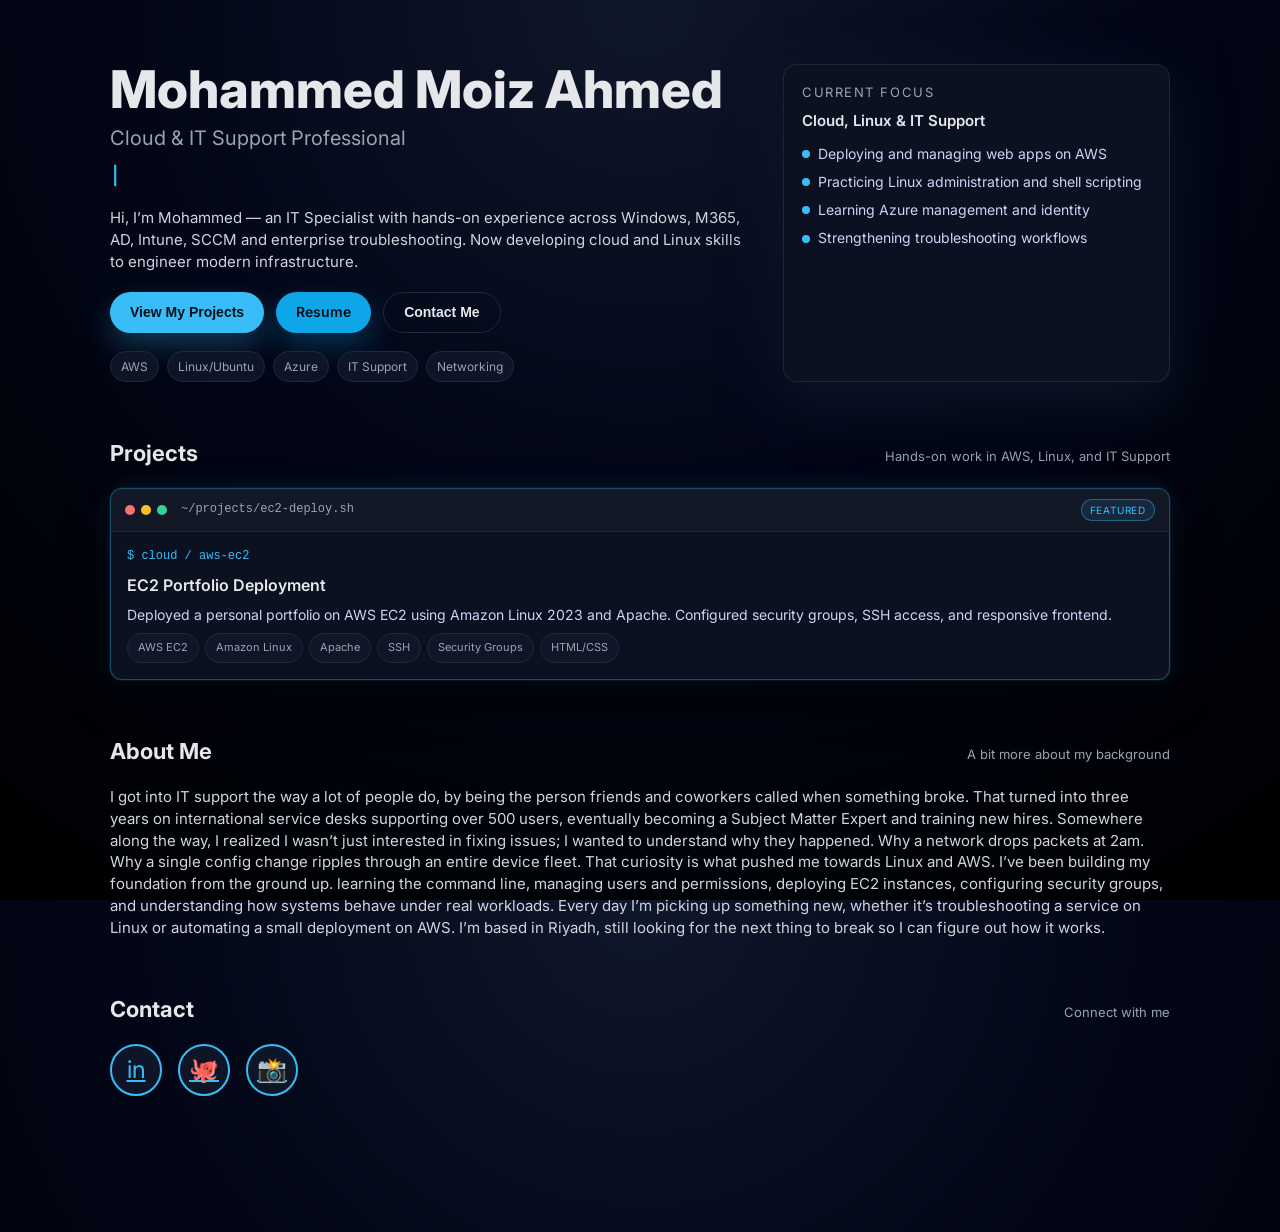
<file: index.html>
<!DOCTYPE html>
<html lang="en">
<head>
  <meta charset="utf-8" />
  <meta name="viewport" content="width=device-width,initial-scale=1" />
  <title>Mohammed Moiz Ahmed | Cloud & IT Support</title>

  <!-- Google Font -->
  <link href="https://fonts.googleapis.com/css2?family=Inter:wght@400;500;600;700;800&display=swap" rel="stylesheet">

  <!-- Stylesheet -->
  <link rel="stylesheet" href="style.css">
</head>
<body>
  <div class="page">

    <!-- NAV -->
    <!-- HERO -->
    <section class="hero fade-in" id="home">
      <div class="hero-left">
        <div class="name">Mohammed Moiz Ahmed</div>
        <div class="role">Cloud & IT Support Professional</div>
        <div class="tagline" aria-label="Building. Testing. Breaking. Learning. Improving."><span class="tagline-inner"><span id="tagline-text"></span><span class="tagline-cursor" aria-hidden="true">|</span></span></div>

        <p class="lead">
        Hi, I’m Mohammed — an IT Specialist with hands-on experience across Windows, M365, AD, Intune, SCCM and enterprise troubleshooting. Now developing cloud and Linux skills to engineer modern infrastructure.
        </p>

        <div class="hero-actions">
          <button class="btn btn-primary" onclick="scrollToSection('projects')">View My Projects</button>
          <a class="btn btn-resume" href="https://drive.google.com/file/d/1r3K5jULOLV6RVk7EZV5Qt9LXXFtEHHN3/view?usp=sharing" target="_blank" rel="noopener noreferrer">Resume</a>
          <button class="btn btn-ghost" onclick="scrollToSection('contact')">Contact Me</button>
        </div>

        <div class="tags" aria-hidden="true">
          <span class="pill">AWS</span>
          <span class="pill">Linux/Ubuntu</span>
          <span class="pill">Azure</span>
          <span class="pill">IT Support</span>
          <span class="pill">Networking</span>
        </div>
      </div>

      <aside class="hero-right">
        <div class="panel-title">Current Focus</div>
        <div class="panel-main">Cloud, Linux & IT Support</div>
        <ul class="panel-list">
          <li><span class="dot" aria-hidden="true"></span> Deploying and managing web apps on AWS</li>
          <li><span class="dot" aria-hidden="true"></span> Practicing Linux administration and shell scripting</li>
          <li><span class="dot" aria-hidden="true"></span> Learning Azure management and identity</li>
          <li><span class="dot" aria-hidden="true"></span> Strengthening troubleshooting workflows</li>
        </ul>
        <div style="margin-top:10px;color:var(--text-muted);font-size:13px">
        </div>
      </aside>
    </section>

    <!-- PROJECTS -->
    <section id="projects" class="section fade-in">
      <div class="section-header">
        <h2 class="section-title">Projects</h2>
        <div class="section-sub">Hands-on work in AWS, Linux, and IT Support</div>
      </div>

      <div class="projects-grid">
<a class="project-link" onclick="openProject('ec2-project.html')">
          <article class="card project-card" aria-labelledby="p1">
            <div class="terminal-bar">
              <span class="term-dot term-dot-red" aria-hidden="true"></span>
              <span class="term-dot term-dot-yellow" aria-hidden="true"></span>
              <span class="term-dot term-dot-green" aria-hidden="true"></span>
              <span class="terminal-path">~/projects/ec2-deploy.sh</span>
              <span class="featured-badge">Featured</span>
            </div>
            <div class="project-body">
              <div class="label">$ cloud / aws-ec2</div>
              <div id="p1" class="title">EC2 Portfolio Deployment</div>
              <div class="desc">
                Deployed a personal portfolio on AWS EC2 using Amazon Linux 2023 and Apache. Configured security groups,
                SSH access, and responsive frontend.
              </div>
              <div class="project-tags">
                <span class="pill">AWS EC2</span>
                <span class="pill">Amazon Linux</span>
                <span class="pill">Apache</span>
                <span class="pill">SSH</span>
                <span class="pill">Security Groups</span>
                <span class="pill">HTML/CSS</span>
              </div>
            </div>
          </article>
        </a>
      </div>
    </section>

    <!-- ABOUT -->
    <section id="about" class="section fade-in">
      <div class="section-header">
        <h2 class="section-title">About Me</h2>
        <div class="section-sub">A bit more about my background</div>
      </div>

      <p class="about-text">
        I got into IT support the way a lot of people do, by being the person friends and coworkers called when something broke. That turned into three years on international service desks supporting over 500 users, eventually becoming a Subject Matter Expert and training new hires. Somewhere along the way, I realized I wasn’t just interested in fixing issues; I wanted to understand why they happened. Why a network drops packets at 2am. Why a single config change ripples through an entire device fleet. That curiosity is what pushed me towards Linux and AWS. I’ve been building my foundation from the ground up. learning the command line, managing users and permissions, deploying EC2 instances, configuring security groups, and understanding how systems behave under real workloads. Every day I’m picking up something new, whether it’s troubleshooting a service on Linux or automating a small deployment on AWS. I’m based in Riyadh, still looking for the next thing to break so I can figure out how it works.
      </p>
    </section>

    <!-- CONTACT (SOCIAL ICONS ONLY) -->
    <section id="contact" class="section fade-in">
      <div class="section-header">
        <h2 class="section-title">Contact</h2>
        <div class="section-sub">Connect with me</div>
      </div>

      <div class="social-row">

  <!-- LinkedIn -->
  <a href="https://www.linkedin.com/in/mohammedmoizahmed" 
     target="_blank" 
     class="social-icon" 
     title="LinkedIn">
    in
  </a>

  <!-- GitHub -->
  <a href="https://github.com/mohammedmoizahmed" 
     target="_blank" 
     class="social-icon" 
     title="GitHub">
    🐙
  </a>

  <!-- Instagram -->
  <a href="https://www.instagram.com/mohammed_moiz18/" 
     target="_blank" 
     class="social-icon" 
     title="Instagram">
    📸
  </a>

</div>

  </div>

  <!-- Script -->
  <script src="script.js"></script>
</body>
</html>
</file>
<file: style.css>
:root{
  --bg-main:#020617;
  --bg-surface:#0b1120;
  --text-main:#e5e7eb;
  --text-muted:#9ca3af;
  --border-soft:#1f2937;
  --accent:#38bdf8;
  --accent-strong:#0ea5e9;
  --accent-soft:rgba(56,189,248,0.12);
  --hover-glow:0 0 18px rgba(56,189,248,0.55);
}

*{box-sizing:border-box;margin:0;padding:0}
html,body{height:100%;overflow-anchor:none}
body{
  font-family:"Inter",system-ui,-apple-system,BlinkMacSystemFont,"Segoe UI",Roboto,"Helvetica Neue",Arial;
  background:radial-gradient(circle at top,#0f172a 0,#020617 45%,#000 100%);
  color:var(--text-main);
  -webkit-font-smoothing:antialiased;
  -moz-osx-font-smoothing:grayscale;
  scroll-behavior:smooth;
  line-height:1.45;
}

.page{
  max-width:1100px;
  margin:0 auto;
  padding:28px 20px 80px;
}

/* NAV */
.navbar{
  display:flex;
  justify-content:space-between;
  align-items:center;
  position:sticky;
  top:0;
  z-index:60;
  padding:12px 0;
  background:rgba(2,6,23,0.72);
  border-bottom:1px solid rgba(31,41,55,0.7);
  backdrop-filter:blur(8px);
}

.brand{
  font-weight:800;
  font-size:18px;
  letter-spacing:0.06em;
  color:var(--text-main);
}

.navlinks a{
  margin-left:18px;
  color:var(--text-muted);
  font-size:14px;
  position:relative;
  padding-bottom:4px;
}

.navlinks a::after{
  content:"";
  position:absolute;
  left:0;
  bottom:0;
  width:0;
  height:2px;
  background:var(--accent);
  transition:width .18s ease;
}

.navlinks a:hover::after{width:100%}

/* HERO */
.hero{
  display:grid;
  grid-template-columns:2fr 1.2fr;
  gap:28px;
  margin-top:36px;
  margin-bottom:56px;
}

@media (max-width:900px){
  .hero{grid-template-columns:1fr}
}

.hero-left{}
.name{
  font-size:52px;
  font-weight:800;
  margin-bottom:8px;
  color:var(--text-main);
  line-height:1;
  opacity:0;
  transform:scale(0.9);
}

.role{
  font-size:20px;
  color:var(--text-muted);
  margin-bottom:10px;
  opacity:0;
  transform:translateY(6px);
}

.tagline{
  position:relative;
  font-size:18px;
  height:26px;
  color:var(--accent);
  font-weight:600;
  margin-bottom:18px;
  opacity:0;
  transform:translateY(6px);
  overflow:hidden;
  overflow-anchor:none;
}

.tagline-inner{
  position:absolute;
  top:0;
  left:0;
  display:inline-flex;
  align-items:center;
  height:100%;
  white-space:nowrap;
}

.tagline-cursor{
  display:inline-block;
  margin-left:2px;
  color:var(--accent);
  animation:blinkCursor 0.9s steps(1) infinite;
}

@keyframes blinkCursor{
  0%,49%{opacity:1}
  50%,100%{opacity:0}
}

@media (prefers-reduced-motion: reduce){
  .tagline-cursor{animation:none;opacity:1}
}

.lead{
  color:#d1d5db;
  font-size:15px;
  max-width:720px;
  margin-bottom:20px;
  opacity:0;
  transform:translateY(8px);
}

.hero-actions{
  display:flex;
  gap:12px;
  flex-wrap:wrap;
  margin-bottom:18px;
  opacity:0;
  transform:translateY(8px);
}

/* Buttons */
.btn{
  border-radius:999px;
  padding:10px 20px;
  font-weight:600;
  font-size:14px;
  cursor:pointer;
  border:0;
  transition:transform .14s ease,box-shadow .14s ease;
  display:inline-flex;
  align-items:center;
  justify-content:center;
  gap:8px;
}

.btn-primary{
  background:var(--accent);
  color:#021018;
  box-shadow:0 12px 30px rgba(56,189,248,0.28);
}

.btn-resume{
  background:var(--accent-strong);
  color:#021018;
  box-shadow:0 12px 30px rgba(14,165,233,0.28);
}

.btn-ghost{
  background:transparent;
  color:var(--text-main);
  border:1px solid var(--border-soft);
}

.btn-primary:hover,
.btn-resume:hover,
.btn-ghost:hover{
  transform:translateY(-3px);
  box-shadow:var(--hover-glow);
}

.tags{
  display:flex;
  gap:8px;
  flex-wrap:wrap;
  margin-top:10px;
  opacity:0;
  transform:translateY(8px);
}

.pill{
  padding:6px 10px;
  border-radius:999px;
  border:1px solid var(--border-soft);
  background:rgba(15,23,42,0.9);
  font-size:12px;
  color:var(--text-muted);
}

/* HERO RIGHT PANEL */
.hero-right{
  background:var(--bg-surface);
  border-radius:14px;
  padding:18px;
  border:1px solid rgba(31,41,55,0.9);
  box-shadow:0 20px 60px rgba(15,23,42,0.9);
  opacity:0;
  transform:translateX(36px);
}

.panel-title{
  font-size:13px;
  color:var(--text-muted);
  text-transform:uppercase;
  letter-spacing:.12em;
  margin-bottom:8px;
}

.panel-main{
  font-size:15px;
  font-weight:600;
  margin-bottom:12px;
}

.panel-list{
  color:#cbd5f5;
  font-size:14px;
  list-style:none;
  padding-left:0;
  margin:0 0 8px 0;
}

.panel-list li{
  display:flex;
  gap:8px;
  align-items:center;
  margin-bottom:8px;
}

.dot{
  width:8px;
  height:8px;
  border-radius:999px;
  background:var(--accent);
  flex-shrink:0;
}

/* SECTIONS */
.section{margin-bottom:56px}
.section-header{
  display:flex;
  justify-content:space-between;
  align-items:baseline;
  margin-bottom:18px;
}

.section-title{font-size:22px;font-weight:700}
.section-sub{color:var(--text-muted);font-size:13px}

/* PROJECTS GRID */
.projects-grid{
  display:grid;
  grid-template-columns:1fr;
  gap:16px;
}

.project-link{
  display:block;
  color:inherit;
  text-decoration:none;
}

.card{
  background:var(--bg-surface);
  border-radius:12px;
  padding:16px;
  border:1px solid var(--border-soft);
  transition:transform .16s ease,box-shadow .16s ease,border-color .16s ease;
  cursor:pointer;
}

.project-link:hover .card,
.card:hover{
  transform:translateY(-6px);
  border-color:var(--accent);
  box-shadow:0 18px 40px rgba(0,0,0,0.6);
}

.card .label{font-size:11px;color:var(--text-muted);text-transform:uppercase;margin-bottom:8px}
.card .title{font-size:16px;font-weight:600;margin-bottom:8px}
.card .desc{color:#cbd5f5;font-size:14px;margin-bottom:8px}
.card .meta{font-size:12px;color:var(--text-muted)}

/* PROJECT CARD: terminal-window chrome + screenshot + permanent accent glow */
.project-card{
  padding:0;
  overflow:hidden;
  border-color:rgba(56,189,248,0.35);
  box-shadow:0 0 0 1px rgba(56,189,248,0.08),
             0 18px 40px rgba(0,0,0,0.55),
             0 0 26px rgba(56,189,248,0.12);
}

.project-link:hover .project-card,
.project-card:hover{
  box-shadow:0 0 0 1px rgba(56,189,248,0.2),
             0 22px 48px rgba(0,0,0,0.65),
             0 0 42px rgba(56,189,248,0.3);
}

.terminal-bar{
  display:flex;
  align-items:center;
  gap:6px;
  padding:10px 14px;
  background:rgba(255,255,255,0.03);
  border-bottom:1px solid var(--border-soft);
}

.term-dot{
  width:10px;
  height:10px;
  border-radius:50%;
  flex-shrink:0;
}
.term-dot-red{background:#f87171}
.term-dot-yellow{background:#fbbf24}
.term-dot-green{background:#34d399}

.terminal-path{
  margin-left:8px;
  font-family:"SFMono-Regular",Consolas,"Liberation Mono",Menlo,monospace;
  font-size:12px;
  color:var(--text-muted);
}

.featured-badge{
  margin-left:auto;
  font-size:10px;
  letter-spacing:.08em;
  text-transform:uppercase;
  color:var(--accent);
  border:1px solid rgba(56,189,248,0.4);
  background:rgba(56,189,248,0.1);
  padding:3px 8px;
  border-radius:999px;
  white-space:nowrap;
}

.project-thumb{
  width:100%;
  aspect-ratio:16/9;
  overflow:hidden;
  background:#000;
  border-bottom:1px solid var(--border-soft);
}

.project-thumb img{
  width:100%;
  height:100%;
  object-fit:cover;
  display:block;
  transition:transform .35s ease;
}

.project-card:hover .project-thumb img{
  transform:scale(1.04);
}

.project-body{
  padding:16px;
}

.project-body .label{
  font-family:"SFMono-Regular",Consolas,"Liberation Mono",Menlo,monospace;
  color:var(--accent);
  font-size:12px;
  text-transform:none;
  letter-spacing:normal;
  margin-bottom:8px;
}

.project-tags{
  display:flex;
  flex-wrap:wrap;
  gap:6px;
  margin-top:8px;
}

.project-tags .pill{
  font-size:11px;
}

/* ABOUT (full width) */
.about-text{
  color:#d1d5db;
  font-size:15px;
  width:100%;
}

/* CONTACT SOCIAL ICONS */
.social-row{
  display:flex;
  flex-wrap:wrap;
  gap:16px;
  margin-top:8px;
}

.social-icon{
  width:52px;
  height:52px;
  border-radius:50%;
  border:2px solid var(--accent);
  display:flex;
  align-items:center;
  justify-content:center;
  font-size:24px;
  cursor:pointer;
  transition:transform .14s ease,box-shadow .14s ease;
  color:var(--accent);
  background:rgba(15,23,42,0.9);
}

.social-icon:hover{
  transform:translateY(-4px);
  box-shadow:var(--hover-glow);
}

/* FADE-IN */
.fade-in{opacity:0;transform:translateY(10px);transition:opacity .5s ease,transform .5s ease}
.fade-in.visible{opacity:1;transform:none}

/* INTRO ANIMATIONS */
@keyframes popIn {
  0% { transform: scale(0.7); opacity: 0; }
  60% { transform: scale(1.06); opacity: 1; }
  100% { transform: scale(1); opacity: 1; }
}

@keyframes slideInRight {
  0% { transform: translateX(36px); opacity: 0; }
  100% { transform: translateX(0); opacity: 1; }
}

@keyframes fadeUp {
  0% { transform: translateY(8px); opacity: 0; }
  100% { transform: translateY(0); opacity: 1; }
}

.intro-start .name {
  animation: popIn 700ms cubic-bezier(.2,.9,.3,1) forwards;
  animation-delay: 120ms;
}

.intro-start .role {
  animation: fadeUp 420ms ease forwards;
  animation-delay: 260ms;
}

.intro-start .tagline {
  animation: fadeUp 420ms ease forwards;
  animation-delay: 340ms;
}

.intro-start .hero-right {
  animation: slideInRight 640ms cubic-bezier(.2,.9,.3,1) forwards;
  animation-delay: 420ms;
}

.intro-start .lead {
  animation: fadeUp 480ms ease forwards;
  animation-delay: 520ms;
}

.intro-start .hero-actions {
  animation: fadeUp 480ms ease forwards;
  animation-delay: 640ms;
}

.intro-start .tags {
  animation: fadeUp 420ms ease forwards;
  animation-delay: 760ms;
}

@media (prefers-reduced-motion: reduce) {
  .name, .role, .tagline, .lead, .hero-actions, .tags, .hero-right {
    animation: none !important;
    transition: none !important;
    opacity: 1 !important;
    transform: none !important;
  }
}

@media (max-width:480px){
  .name{font-size:36px}
}
/* Page fade-out animation */
.fade-out {
  opacity: 0;
  transition: opacity 0.5s ease;
}

.social-icon:hover {
  box-shadow: 0 0 18px rgba(56,189,248,0.55);
  transform: translateY(-3px);
}

.btn {
  text-decoration: none;
}

/* Phone only: simplify the Projects & About headings, and center both bio texts */
@media (max-width:600px){
  #projects .section-sub,
  #about .section-sub{
    display:none;
  }

  #projects .section-header,
  #about .section-header{
    justify-content:center;
  }

  #projects .section-title,
  #about .section-title{
    text-align:center;
    width:100%;
  }

  .lead,
  .about-text{
    text-align:center;
  }
}
</file>
